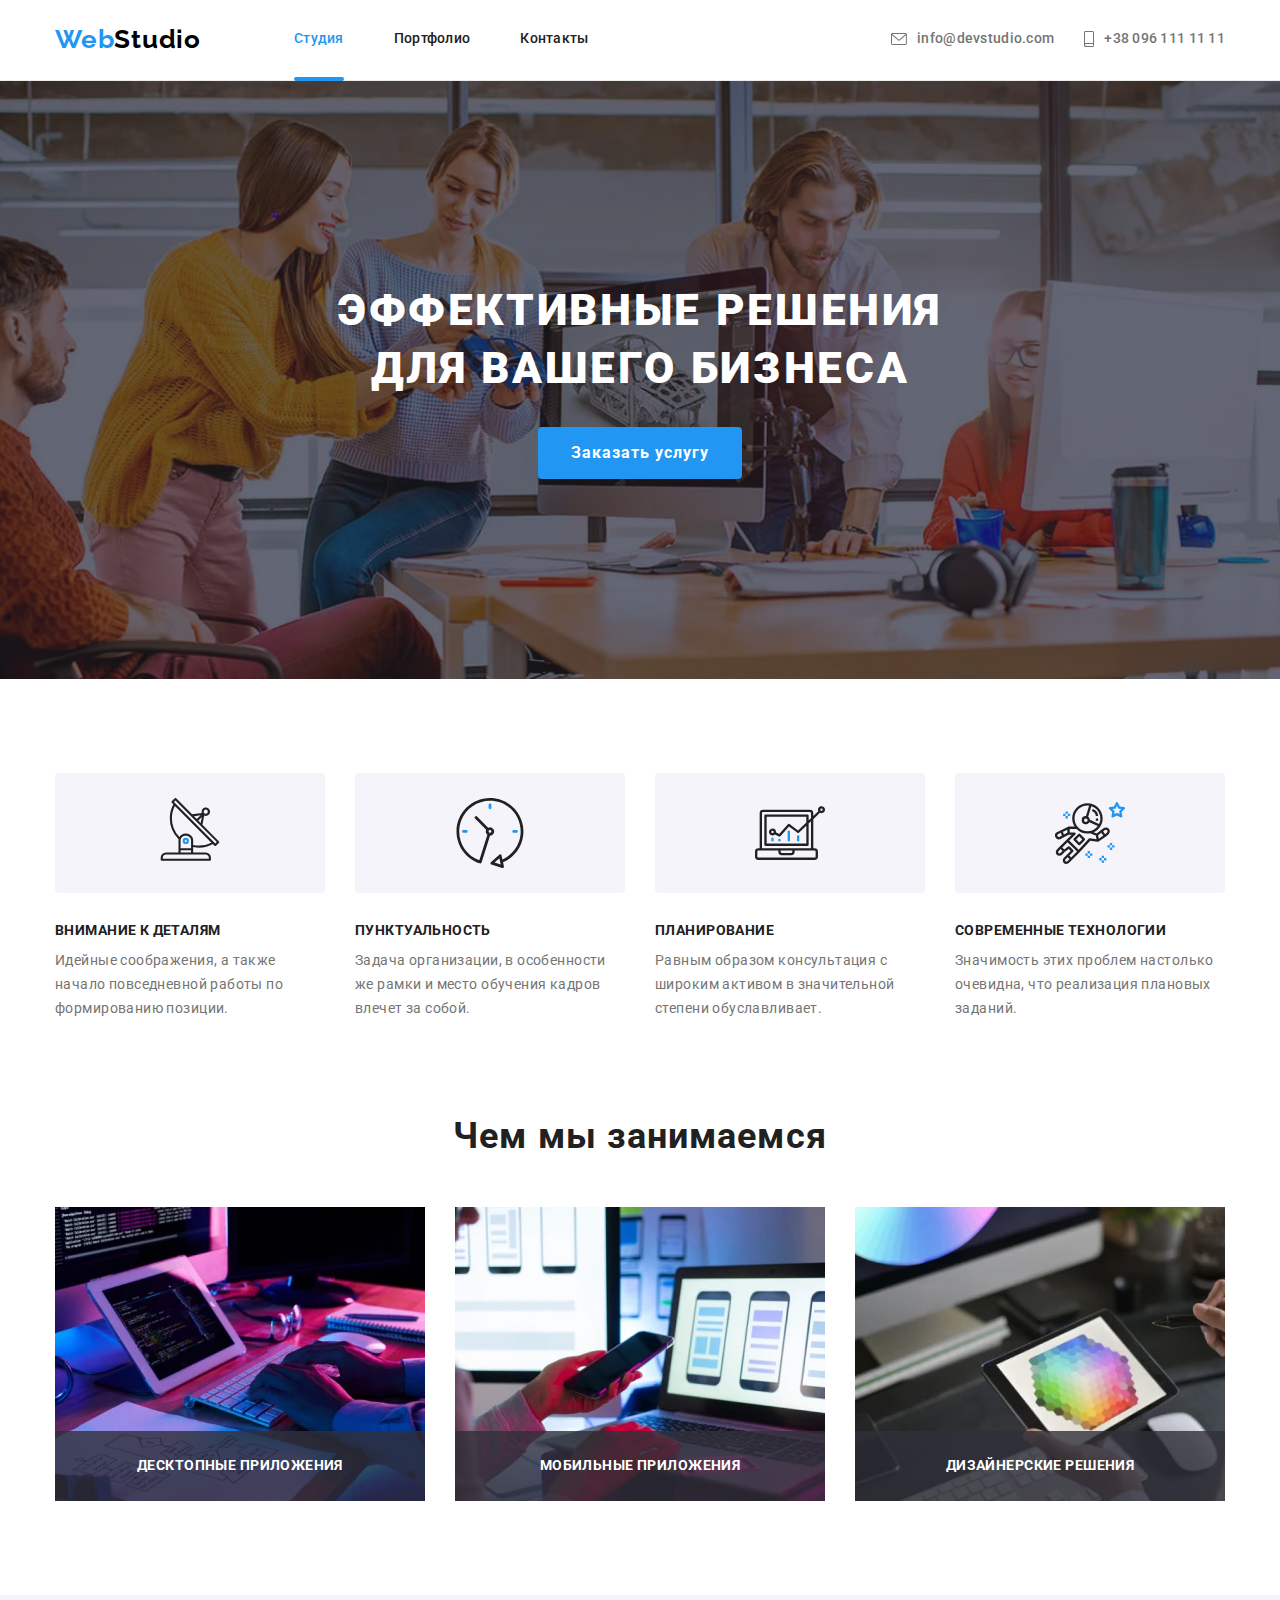
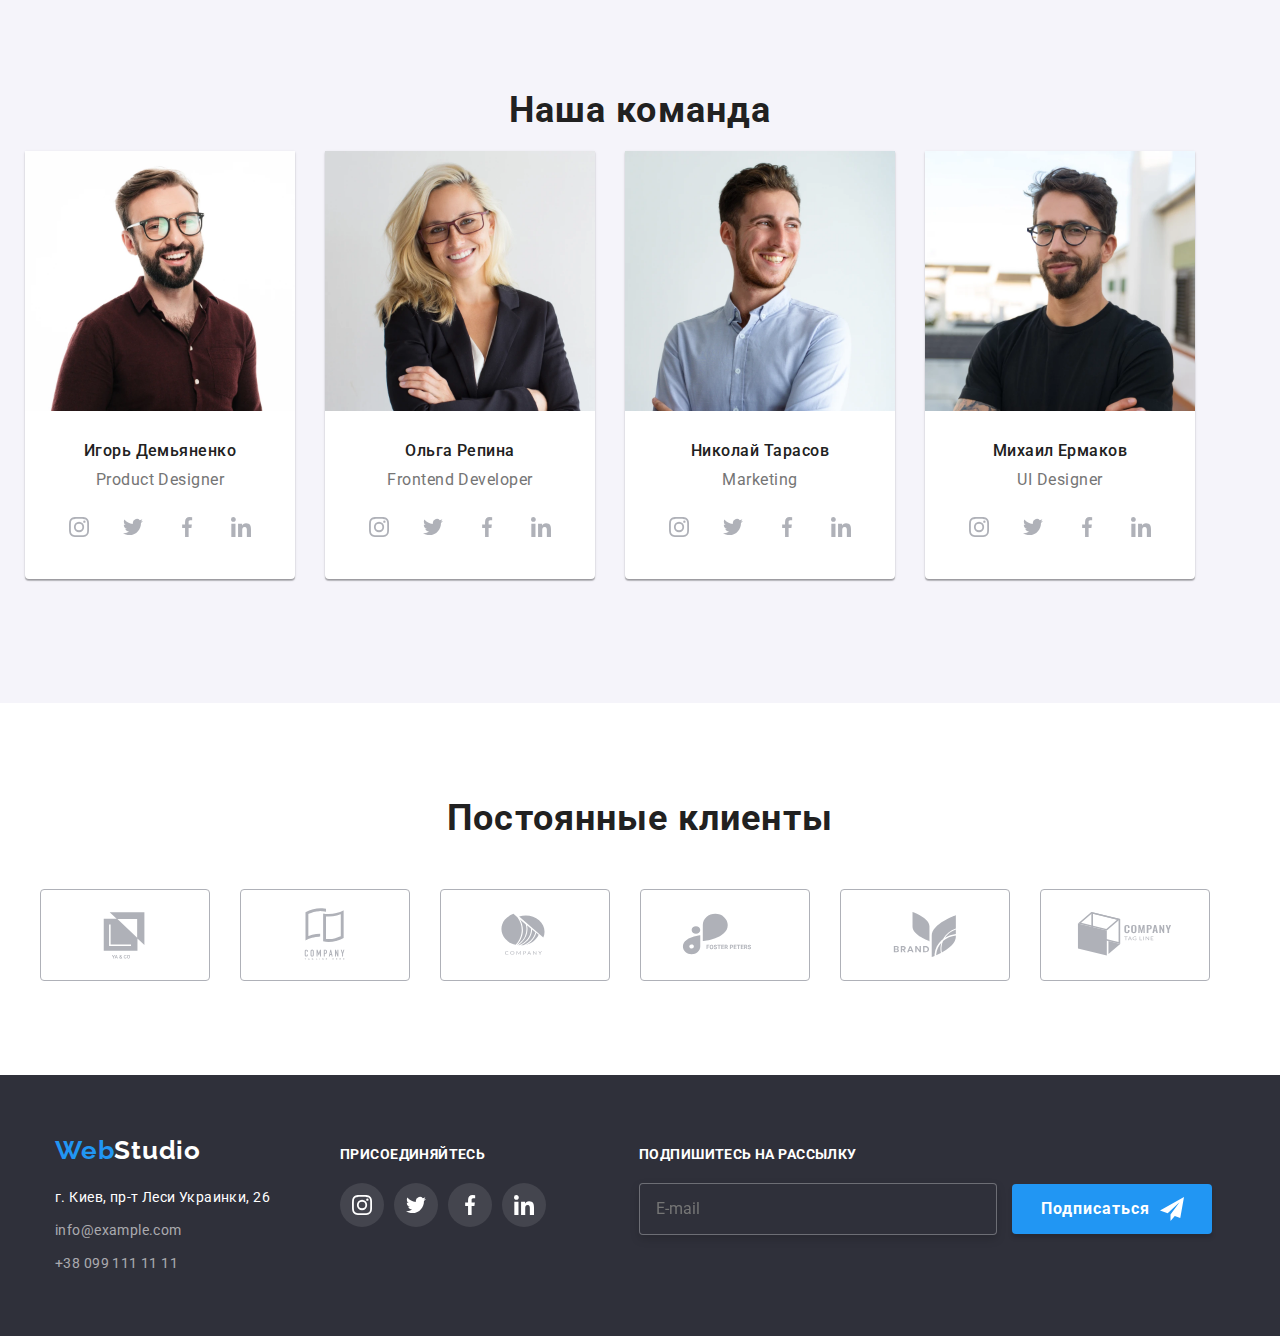
<file: index.html>
<!DOCTYPE html>
<html lang="ru">
  <head>
    <meta charset="UTF-8" />
    <meta http-equiv="X-UA-Compatible" content="IE=edge" />
    <meta name="viewport" content="width=device-width, initial-scale=1.0" />
    <title>Document</title>
    <link rel="preconnect" href="https://fonts.googleapis.com" />
    <link rel="preconnect" href="https://fonts.gstatic.com" crossorigin />
    <link
      href="https://fonts.googleapis.com/css2?family=Raleway:wght@700&family=Roboto:wght@400;500;700;900&display=swap"
      rel="stylesheet"
    />
    <link
      rel="stylesheet"
      href="https://cdn.jsdelivr.net/npm/modern-normalize@1.1.0/modern-normalize.min.css"
    />
    <link rel="stylesheet" href="./css/main.min.css" />
  </head>
  <body>
    <!-- Шапка проекта -->
    <header class="header">
      <div class="container header__container">
        <nav class="nav">
          <a class="logo logo--header" href=""><span class="logo--primary">Web</span>Studio</a>
          <ul class="nav__list list">
            <li class="nav__item">
              <a class="nav__link nav__link--current" href="./index.html">Студия</a>
            </li>
            <li class="nav__item">
              <a class="nav__link" href="./portfolio.html">Портфолио</a>
            </li>
            <li class="nav__item">
              <a class="nav__link" href="">Контакты</a>
            </li>
          </ul>
        </nav>
        <ul class="contacts list">
          <li class="contacts__item">
            <a class="contacts__link" href="mailto:info@devstudio.com">
              <svg class="contacts__icon" width="16" height="12">
                <use href="./images/st1/symbol-defs.svg#icon-envelope"></use>
              </svg>
              info@devstudio.com</a
            >
          </li>
          <li class="contacts__item">
            <a class="contacts__link" href="tel:+380961111111">
              <svg class="contacts__icon" width="10" height="16">
                <use href="./images/st1/symbol-defs.svg#icon-smartphone"></use>
              </svg>
              +38 096 111 11 11</a
            >
          </li>
        </ul>
      </div>
      <!-- Мобильное меню -->
      <div class="mobile-container">
        <nav class="mobile-nav">
          <a class="logo logo--header" href=""><span class="logo--primary">Web</span>Studio</a>

          <button
            class="menu-button"
            type="button"
            aria-label="Кнопка меню"
            aria-expanded="false"
            data-menu-button
          >
            <svg class="menu-button__icon" width="40" height="40">
              <use
                class="menu-button__icon-open"
                href="./images/st1/symbol-defs.svg#icon-menu"
              ></use>
              <use
                class="menu-button__icon-close"
                href="./images/st1/symbol-defs.svg#icon-close-black"
              ></use>
            </svg>
          </button>

          <div class="mobile-menu" data-menu>
            <ul class="mobile-nav__list list">
              <li class="mobile-nav__ithem">
                <a href="./index.html" class="mobile-nav__link mobile-nav__link--current">Студия</a>
              </li>
              <li class="mobile-nav__ithem">
                <a href="./portfolio.html" class="mobile-nav__link">Портфолио</a>
              </li>
              <li class="mobile-nav__ithem"><a href="" class="mobile-nav__link">Контакты</a></li>
            </ul>
            <div class="mobile-menu__group">
              <ul class="mobile-contacts list">
                <li class="mobile-contacts__ithem">
                  <a
                    class="mobile-contacts__link mobile-contacts__link--phone"
                    href="tel:+380961111111"
                  >
                    +38 096 111 11 11</a
                  >
                </li>
                <li class="mobile-contacts__ithem">
                  <a
                    class="mobile-contacts__link mobile-contacts__link--mail"
                    href="mailto:info@devstudio.com"
                  >
                    info@devstudio.com</a
                  >
                </li>
              </ul>

              <ul class="mobile-socials list">
                <li class="mobile-socials__ithem">
                  <a href="" class="mobile-socials__link">Instagram</a>
                </li>
                <li class="mobile-socials__ithem">
                  <a href="" class="mobile-socials__link">Twitter</a>
                </li>
                <li class="mobile-socials__ithem">
                  <a href="" class="mobile-socials__link">Facebook</a>
                </li>
                <li class="mobile-socials__ithem">
                  <a href="" class="mobile-socials__link">LinkedIn</a>
                </li>
              </ul>
            </div>
          </div>
        </nav>
      </div>
    </header>
    <!-- Тело проекта -->
    <main>
      <!-- Эффективные решения-->
      <section class="hero">
        <div class="container">
          <h1 class="hero__title">Эффективные решения для вашего бизнеса</h1>
          <button class="hero__button" type="button" data-modal-open>Заказать услугу</button>
        </div>
      </section>
      <!-- Особенности -->
      <section class="feature section">
        <div class="container">
          <ul class="feature__list list">
            <li class="feature__items">
              <div class="badge">
                <svg class="badge__icon" width="70" height="70">
                  <use href="./images/st1/symbol-defs.svg#icon-antenna"></use>
                </svg>
              </div>
              <h3 class="feature__title">Внимание к деталям</h3>
              <p class="feature__text">
                Идейные соображения, а также начало повседневной работы по формированию позиции.
              </p>
            </li>

            <li class="feature__items">
              <div class="badge">
                <svg class="badge__icon" width="70" height="70">
                  <use href="./images/st1/symbol-defs.svg#icon-clock"></use>
                </svg>
              </div>
              <h3 class="feature__title">Пунктуальность</h3>
              <p class="feature__text">
                Задача организации, в особенности же рамки и место обучения кадров влечет за собой.
              </p>
            </li>

            <li class="feature__items">
              <div class="badge">
                <svg class="badge__icon" width="70" height="70">
                  <use href="./images/st1/symbol-defs.svg#icon-diagram"></use>
                </svg>
              </div>
              <h3 class="feature__title">Планирование</h3>
              <p class="feature__text">
                Равным образом консультация с широким активом в значительной степени обуславливает.
              </p>
            </li>

            <li class="feature__items">
              <div class="badge">
                <svg class="badge__icon" width="70" height="70">
                  <use href="./images/st1/symbol-defs.svg#icon-astronaut"></use>
                </svg>
              </div>
              <h3 class="feature__title">Современные технологии</h3>
              <p class="feature__text">
                Значимость этих проблем настолько очевидна, что реализация плановых заданий.
              </p>
            </li>
          </ul>
        </div>
      </section>
      <!-- Чем мы занимаемся -->
      <section class="activity">
        <div class="container">
          <h2 class="activity__title">Чем мы занимаемся</h2>
          <ul class="activity__list list">
            <li class="activity__items">
              <div class="activity__thumb">
                <picture>
                  <source
                    srcset="
                      ./images/st1/block1/img-1_ds.webp   1x,
                      ./images/st1/block1/img-1_ds2x.webp 2x
                    "
                    media="(min-width: 1200px)"
                    type="image/webp"
                  />
                  <source
                    srcset="
                      ./images/st1/block1/img-1_ds.jpg   1x,
                      ./images/st1/block1/img-1_ds2x.jpg 2x
                    "
                    media="(min-width: 1200px)"
                    type="image/jpeg"
                  />

                  <img
                    class="activity-img"
                    src="./images/st1/block1/img-1.jpg"
                    alt="верстка проекта"
                    width="370"
                    height="295"
                  />
                </picture>
                <p class="activity__descr">Десктопные приложения</p>
              </div>
            </li>
            <li class="activity__items">
              <div class="activity__thumb">
                <picture>
                  <source
                    srcset="
                      ./images/st1/block1/img-2_ds.webp   1x,
                      ./images/st1/block1/img-2_ds2x.webp 2x
                    "
                    media="(min-width: 1200px)"
                    type="image/webp"
                  />
                  <source
                    srcset="
                      ./images/st1/block1/img-2_ds.jpg   1x,
                      ./images/st1/block1/img-2_ds2x.jpg 2x
                    "
                    media="(min-width: 1200px)"
                    type="image/jpeg"
                  />

                  <img
                    class="activity-img"
                    src="./images/st1/block1/img-2.jpg"
                    alt="дизайн проекта"
                    width="370"
                    height="295"
                  />
                </picture>

                <p class="activity__descr">Мобильные приложения</p>
              </div>
            </li>
            <li class="activity__items">
              <div class="activity__thumb">
                <picture>
                  <source
                    srcset="
                      ./images/st1/block1/img-3_ds.webp   1x,
                      ./images/st1/block1/img-3_ds2x.webp 2x
                    "
                    media="(min-width: 1200px)"
                    type="image/webp"
                  />
                  <source
                    srcset="
                      ./images/st1/block1/img-3_ds.jpg   1x,
                      ./images/st1/block1/img-3_ds2x.jpg 2x
                    "
                    media="(min-width: 1200px)"
                    type="image/jpeg"
                  />

                  <img
                    class="activity-img"
                    src="./images/st1/block1/img-3.jpg"
                    alt="программирование проекта"
                    width="370"
                    height="295"
                  />
                </picture>

                <p class="activity__descr">Дизайнерские решения</p>
              </div>
            </li>
          </ul>
        </div>
      </section>
      <!-- Наша команда -->
      <section class="team section">
        <div class="container">
          <h2 class="team__title">Наша команда</h2>
          <ul class="team__list list">
            <li class="team__items">
              <picture>
                <source
                  srcset="
                    ./images/st1/block2/img-1_mb.webp   1x,
                    ./images/st1/block2/img-1_mb2x.webp 2x
                  "
                  media="(max-width: 767px)"
                  type="image/webp"
                />
                <source
                  srcset="
                    ./images/st1/block2/img-1_mb.jpg   1x,
                    ./images/st1/block2/img-1_mb2x.jpg 2x
                  "
                  media="(max-width: 767px)"
                  type="image/jpeg"
                />
                <source
                  srcset="
                    ./images/st1/block2/img-1_tb.webp   1x,
                    ./images/st1/block2/img-1_tb2x.webp 2x
                  "
                  media="(max-width: 1199px)"
                  type="image/webp"
                />
                <source
                  srcset="
                    ./images/st1/block2/img-1_tb.jpg   1x,
                    ./images/st1/block2/img-1_tb2x.jpg 2x
                  "
                  media="(max-width: 1199px)"
                  type="image/jpeg"
                />

                <source
                  srcset="
                    ./images/st1/block2/img-1_ds.webp   1x,
                    ./images/st1/block2/img-1_ds2x.webp 2x
                  "
                  media="(min-width: 1200px)"
                  type="image/webp"
                />
                <source
                  srcset="
                    ./images/st1/block2/img-1_ds.jpg   1x,
                    ./images/st1/block2/img-1_ds2x.jpg 2x
                  "
                  media="(min-width: 1200px)"
                  type="image/jpeg"
                />

                <img
                  class="team-img"
                  src="./images/st1/block2/img-1.jpg"
                  alt="Игорь Демьяненко"
                  width="450"
                  height="460"
                />
              </picture>
              <div class="team__sign">
                <h3 class="team__subject">Игорь Демьяненко</h3>
                <p class="team__text" lang="en">Product Designer</p>
                <ul class="team__media list">
                  <li class="team__item">
                    <a class="team__link" href="">
                      <svg class="teams__icons" width="20" height="20">
                        <use href="./images/st1/symbol-defs.svg#icon-instagram"></use>
                      </svg>
                    </a>
                  </li>
                  <li class="team__item">
                    <a class="team__link" href="">
                      <svg class="teams__icons" width="20" height="20">
                        <use href="./images/st1/symbol-defs.svg#icon-twitter"></use>
                      </svg>
                    </a>
                  </li>
                  <li class="team__item">
                    <a class="team__link" href="">
                      <svg class="teams__icons" width="20" height="20">
                        <use href="./images/st1/symbol-defs.svg#icon-facebook"></use>
                      </svg>
                    </a>
                  </li>
                  <li class="team__item">
                    <a class="team__link" href="">
                      <svg class="teams__icons" width="20" height="20">
                        <use href="./images/st1/symbol-defs.svg#icon-linkedin"></use>
                      </svg>
                    </a>
                  </li>
                </ul>
              </div>
            </li>
            <li class="team__items">
              <picture>
                <source
                  srcset="
                    ./images/st1/block2/img-2_mb.webp   1x,
                    ./images/st1/block2/img-2_mb2x.webp 2x
                  "
                  media="(max-width: 767px)"
                  type="image/webp"
                />
                <source
                  srcset="
                    ./images/st1/block2/img-2_mb.jpg   1x,
                    ./images/st1/block2/img-2_mb2x.jpg 2x
                  "
                  media="(max-width: 767px)"
                  type="image/jpeg"
                />
                <source
                  srcset="
                    ./images/st1/block2/img-2_tb.webp   1x,
                    ./images/st1/block2/img-2_tb2x.webp 2x
                  "
                  media="(max-width: 1199px)"
                  type="image/webp"
                />
                <source
                  srcset="
                    ./images/st1/block2/img-2_tb.jpg   1x,
                    ./images/st1/block2/img-2_tb2x.jpg 2x
                  "
                  media="(max-width: 1199px)"
                  type="image/jpeg"
                />

                <source
                  srcset="
                    ./images/st1/block2/img-2_ds.webp   1x,
                    ./images/st1/block2/img-2_ds2x.webp 2x
                  "
                  media="(min-width: 1200px)"
                  type="image/webp"
                />
                <source
                  srcset="
                    ./images/st1/block2/img-2_ds.jpg   1x,
                    ./images/st1/block2/img-2_ds2x.jpg 2x
                  "
                  media="(min-width: 1200px)"
                  type="image/jpeg"
                />

                <img
                  class="team-img"
                  src="./images/st1/block2/img-2.jpg"
                  alt="Ольга Репина"
                  width="450"
                  height="460"
                />
              </picture>

              <div class="team__sign">
                <h3 class="team__subject">Ольга Репина</h3>
                <p class="team__text" lang="en">Frontend Developer</p>
                <ul class="team__media list">
                  <li class="team__item">
                    <a class="team__link" href="">
                      <svg class="teams__icons" width="20" height="20">
                        <use href="./images/st1/symbol-defs.svg#icon-instagram"></use>
                      </svg>
                    </a>
                  </li>
                  <li class="team__item">
                    <a class="team__link" href="">
                      <svg class="teams__icons" width="20" height="20">
                        <use href="./images/st1/symbol-defs.svg#icon-twitter"></use>
                      </svg>
                    </a>
                  </li>
                  <li class="team__item">
                    <a class="team__link" href="">
                      <svg class="teams__icons" width="20" height="20">
                        <use href="./images/st1/symbol-defs.svg#icon-facebook"></use>
                      </svg>
                    </a>
                  </li>
                  <li class="team__item">
                    <a class="team__link" href="">
                      <svg class="teams__icons" width="20" height="20">
                        <use href="./images/st1/symbol-defs.svg#icon-linkedin"></use>
                      </svg>
                    </a>
                  </li>
                </ul>
              </div>
            </li>
            <li class="team__items">
              <picture>
                <source
                  srcset="
                    ./images/st1/block2/img-3_mb.webp   1x,
                    ./images/st1/block2/img-3_mb2x.webp 2x
                  "
                  media="(max-width: 767px)"
                  type="image/webp"
                />
                <source
                  srcset="
                    ./images/st1/block2/img-3_mb.jpg   1x,
                    ./images/st1/block2/img-3_mb2x.jpg 2x
                  "
                  media="(max-width: 767px)"
                  type="image/jpeg"
                />
                <source
                  srcset="
                    ./images/st1/block2/img-3_tb.webp   1x,
                    ./images/st1/block2/img-3_tb2x.webp 2x
                  "
                  media="(max-width: 1199px)"
                  type="image/webp"
                />
                <source
                  srcset="
                    ./images/st1/block2/img-3_tb.jpg   1x,
                    ./images/st1/block2/img-3_tb2x.jpg 2x
                  "
                  media="(max-width: 1199px)"
                  type="image/jpeg"
                />

                <source
                  srcset="
                    ./images/st1/block2/img-3_ds.webp   1x,
                    ./images/st1/block2/img-3_ds2x.webp 2x
                  "
                  media="(min-width: 1200px)"
                  type="image/webp"
                />
                <source
                  srcset="
                    ./images/st1/block2/img-3_ds.jpg   1x,
                    ./images/st1/block2/img-3_ds2x.jpg 2x
                  "
                  media="(min-width: 1200px)"
                  type="image/jpeg"
                />

                <img
                  class="team-img"
                  src="./images/st1/block2/img-3.jpg"
                  alt="Николай Тарасов"
                  width="450"
                  height="460"
                />
              </picture>

              <div class="team__sign">
                <h3 class="team__subject">Николай Тарасов</h3>
                <p class="team__text" lang="en">Marketing</p>
                <ul class="team__media list">
                  <li class="team__item">
                    <a class="team__link" href="">
                      <svg class="teams__icons" width="20" height="20">
                        <use href="./images/st1/symbol-defs.svg#icon-instagram"></use>
                      </svg>
                    </a>
                  </li>
                  <li class="team__item">
                    <a class="team__link" href="">
                      <svg class="teams__icons" width="20" height="20">
                        <use href="./images/st1/symbol-defs.svg#icon-twitter"></use>
                      </svg>
                    </a>
                  </li>
                  <li class="team__item">
                    <a class="team__link" href="">
                      <svg class="teams__icons" width="20" height="20">
                        <use href="./images/st1/symbol-defs.svg#icon-facebook"></use>
                      </svg>
                    </a>
                  </li>
                  <li class="team__item">
                    <a class="team__link" href="">
                      <svg class="teams__icons" width="20" height="20">
                        <use href="./images/st1/symbol-defs.svg#icon-linkedin"></use>
                      </svg>
                    </a>
                  </li>
                </ul>
              </div>
            </li>
            <li class="team__items">
              <picture>
                <source
                  srcset="
                    ./images/st1/block2/img-4_mb.webp   1x,
                    ./images/st1/block2/img-4_mb2x.webp 2x
                  "
                  media="(max-width: 767px)"
                  type="image/webp"
                />
                <source
                  srcset="
                    ./images/st1/block2/img-4_mb.jpg   1x,
                    ./images/st1/block2/img-4_mb2x.jpg 2x
                  "
                  media="(max-width: 767px)"
                  type="image/jpeg"
                />
                <source
                  srcset="
                    ./images/st1/block2/img-4_tb.webp   1x,
                    ./images/st1/block2/img-4_tb2x.webp 2x
                  "
                  media="(max-width: 1199px)"
                  type="image/webp"
                />
                <source
                  srcset="
                    ./images/st1/block2/img-4_tb.jpg   1x,
                    ./images/st1/block2/img-4_tb2x.jpg 2x
                  "
                  media="(max-width: 1199px)"
                  type="image/jpeg"
                />

                <source
                  srcset="
                    ./images/st1/block2/img-4_ds.webp   1x,
                    ./images/st1/block2/img-4_ds2x.webp 2x
                  "
                  media="(min-width: 1200px)"
                  type="image/webp"
                />
                <source
                  srcset="
                    ./images/st1/block2/img-4_ds.jpg   1x,
                    ./images/st1/block2/img-4_ds2x.jpg 2x
                  "
                  media="(min-width: 1200px)"
                  type="image/jpeg"
                />

                <img
                  class="team-img"
                  src="./images/st1/block2/img-4.jpg"
                  alt="Михаил Ермаков"
                  width="450"
                  height="460"
                />
              </picture>

              <div class="team__sign">
                <h3 class="team__subject">Михаил Ермаков</h3>
                <p class="team__text" lang="en">UI Designer</p>
                <ul class="team__media list">
                  <li class="team__item">
                    <a class="team__link" href="">
                      <svg class="teams__icons" width="20" height="20">
                        <use href="./images/st1/symbol-defs.svg#icon-instagram"></use>
                      </svg>
                    </a>
                  </li>
                  <li class="team__item">
                    <a class="team__link" href="">
                      <svg class="teams__icons" width="20" height="20">
                        <use href="./images/st1/symbol-defs.svg#icon-twitter"></use>
                      </svg>
                    </a>
                  </li>
                  <li class="team__item">
                    <a class="team__link" href="">
                      <svg class="teams__icons" width="20" height="20">
                        <use href="./images/st1/symbol-defs.svg#icon-facebook"></use>
                      </svg>
                    </a>
                  </li>
                  <li class="team__item">
                    <a class="team__link" href="">
                      <svg class="teams__icons" width="20" height="20">
                        <use href="./images/st1/symbol-defs.svg#icon-linkedin"></use>
                      </svg>
                    </a>
                  </li>
                </ul>
              </div>
            </li>
          </ul>
        </div>
      </section>
      <!-- Постоянные клиенты -->
      <section class="customers section">
        <div class="container">
          <h2 class="customers__title">Постоянные клиенты</h2>
          <ul class="customers__list list">
            <li class="customers__items">
              <a class="customers__link" href="">
                <svg class="customers__icons" width="106" height="60">
                  <use href="./images/st1/symbol-defs.svg#icon-group1"></use>
                </svg>
              </a>
            </li>
            <li class="customers__items">
              <a class="customers__link" href="">
                <svg class="customers__icons" width="106" height="60">
                  <use href="./images/st1/symbol-defs.svg#icon-group2"></use>
                </svg>
              </a>
            </li>
            <li class="customers__items">
              <a class="customers__link" href="">
                <svg class="customers__icons" width="106" height="60">
                  <use href="./images/st1/symbol-defs.svg#icon-group3"></use>
                </svg>
              </a>
            </li>
            <li class="customers__items">
              <a class="customers__link" href="">
                <svg class="customers__icons" width="106" height="60">
                  <use href="./images/st1/symbol-defs.svg#icon-group4"></use>
                </svg>
              </a>
            </li>
            <li class="customers__items">
              <a class="customers__link" href="">
                <svg class="customers__icons" width="106" height="60">
                  <use href="./images/st1/symbol-defs.svg#icon-group5"></use>
                </svg>
              </a>
            </li>
            <li class="customers__items">
              <a class="customers__link" href="">
                <svg class="customers__icons" width="106" height="60">
                  <use href="./images/st1/symbol-defs.svg#icon-group6"></use>
                </svg>
              </a>
            </li>
          </ul>
        </div>
      </section>
    </main>
    <!-- Футер проекта -->
    <footer class="footer">
      <div class="container footer__container">
        <div class="footer__tablet">
          <div class="footer__address">
            <a class="logo logo--footer" href=""><span class="logo--primary">Web</span>Studio</a>
            <address class="address">
              <ul class="address__list list">
                <li class="address__item">
                  <a class="address__link" href="" target="_blank" rel="noopener noreferrer"
                    >г. Киев, пр-т Леси Украинки, 26
                  </a>
                </li>
                <li class="address__item">
                  <a class="address__link address__link--contact" href="mailtoinfo@example.com"
                    >info@example.com
                  </a>
                </li>
                <li class="address__item">
                  <a class="address__link address__link--contact" href="tel:+380991111111"
                    >+38 099 111 11 11</a
                  >
                </li>
              </ul>
            </address>
          </div>
          <div class="footer__socials">
            <p class="socials__title">присоединяйтесь</p>
            <ul class="socials__media list">
              <li class="socials__item">
                <a class="socials__link" href="">
                  <svg class="socials__icon" width="20" height="20">
                    <use href="./images/st1/symbol-defs.svg#icon-instagram"></use>
                  </svg>
                </a>
              </li>
              <li class="socials__item">
                <a class="socials__link" href="">
                  <svg class="socials__icon" width="20" height="20">
                    <use href="./images/st1/symbol-defs.svg#icon-twitter"></use>
                  </svg>
                </a>
              </li>
              <li class="socials__item">
                <a class="socials__link" href="">
                  <svg class="socials__icon" width="20" height="20">
                    <use href="./images/st1/symbol-defs.svg#icon-facebook"></use>
                  </svg>
                </a>
              </li>
              <li class="socials__item">
                <a class="socials__link" href="">
                  <svg class="socials__icon" width="20" height="20">
                    <use href="./images/st1/symbol-defs.svg#icon-linkedin"></use>
                  </svg>
                </a>
              </li>
            </ul>
          </div>
        </div>
        <div class="footer__subscribe">
          <p class="subscribe__title">Подпишитесь на рассылку</p>
          <form class="subscribe__form" name="subscribe">
            <label for="user_email"></label>
            <input
              class="subscribe__email"
              type="email"
              name="email"
              id="user_email"
              required
              placeholder="E-mail"
            />
            <button class="subscribe__button" type="submit">
              Подписаться
              <svg class="subscribe__icon" width="24" height="24">
                <use href="./images/st1/symbol-defs.svg#icon-icon-send"></use>
              </svg>
            </button>
          </form>
        </div>
      </div>
    </footer>
    <!-- Модальное окно -->
    <div class="backdrop is-hidden" data-modal>
      <div class="modal">
        <button class="modal__button" type="button" data-modal-close>
          <svg class="modal__icon" width="18" height="18">
            <use href="./images/st1/symbol-defs.svg#icon-close-black"></use>
          </svg>
        </button>

        <form class="modal-form">
          <p class="modal-form__title">
            <b>Оставьте свои данные, мы вам перезвоним</b>
          </p>

          <label class="modal-form__label">
            Имя
            <input class="modal-form__input" type="text" name="user" autocomplete="off" />
            <svg class="modal-form__icon" width="18" height="18">
              <use href="./images/st1/symbol-defs.svg#icon-person-black"></use>
            </svg>
          </label>

          <label class="modal-form__label">
            Телефон
            <input class="modal-form__input" type="tel" name="tel" autocomplete="off" />
            <svg class="modal-form__icon" width="18" height="18">
              <use href="./images/st1/symbol-defs.svg#icon-phone-black"></use>
            </svg>
          </label>

          <label class="modal-form__label">
            Почта
            <input class="modal-form__input" type="email" name="email" autocomplete="off" />
            <svg class="modal-form__icon" width="18" height="18">
              <use href="./images/st1/symbol-defs.svg#icon-email-black"></use>
            </svg>
          </label>

          <label class="modal-form__label">
            Комментарий
            <textarea
              class="modal-form__comment"
              name="comment"
              placeholder="Введите текст"
            ></textarea>
          </label>
          <label class="checkbox">
            <input class="checkbox__input visually-hidden" type="checkbox" name="checkbox" />
            <span class="checkbox__border"></span>
            <svg class="checkbox__icon" width="16" height="15">
              <use href="./images/st1/symbol-defs.svg#icon-icon-check"></use>
            </svg>
            <span class="checkbox__txt">Соглашаюсь с рассылкой и принимаю</span>
            <a class="checkbox__link" href="">Условия договора</a>
          </label>

          <button class="modal-form__button" type="submit">Отправить</button>
        </form>
      </div>
    </div>

    <script src="./js/modal.js"></script>
    <script src="./js/mobile-menu.js"></script>
  </body>
</html>
</file>
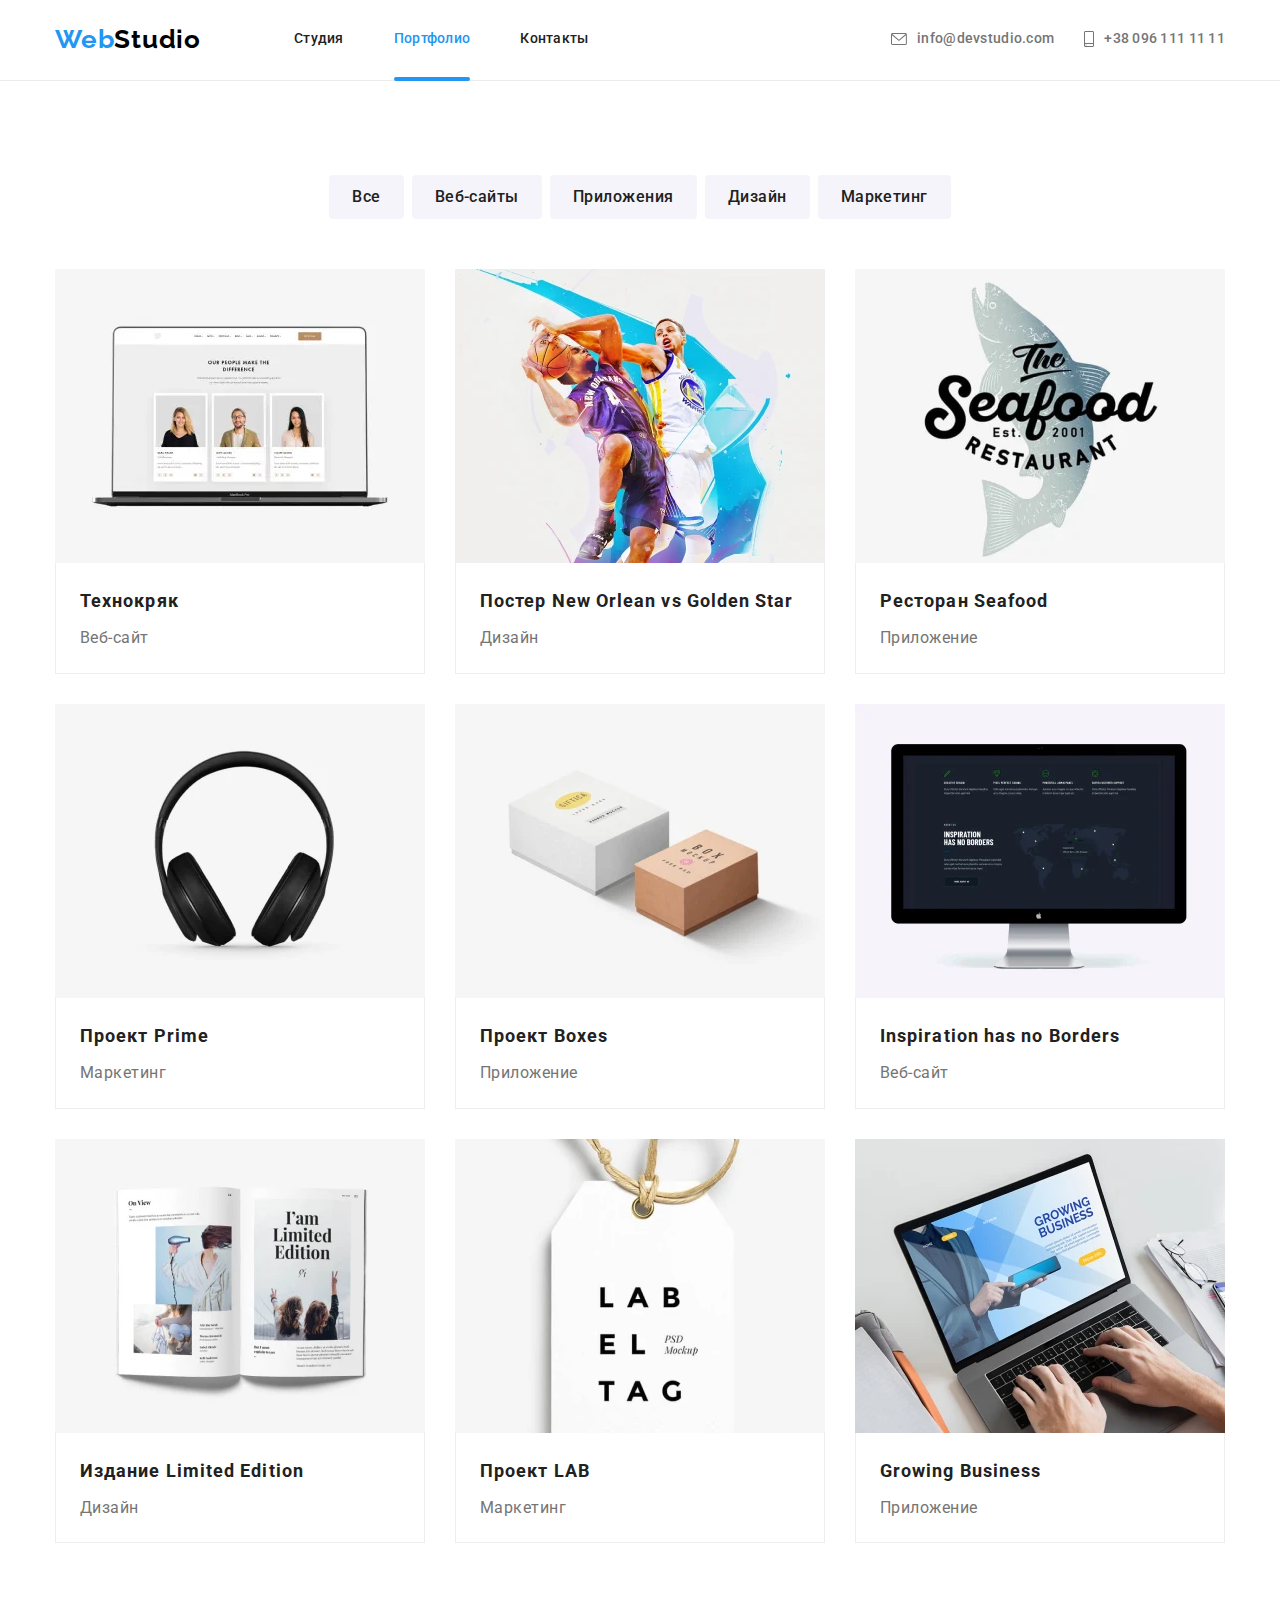
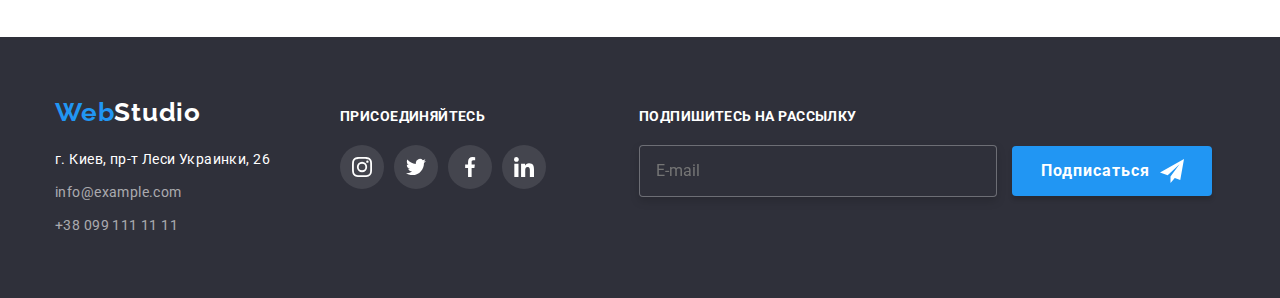
<file: portfolio.html>
<!DOCTYPE html>
<html lang="ru">
  <head>
    <meta charset="UTF-8" />
    <meta http-equiv="X-UA-Compatible" content="IE=edge" />
    <meta name="viewport" content="width=device-width, initial-scale=1.0" />
    <title>Document</title>
    <link rel="preconnect" href="https://fonts.googleapis.com" />
    <link rel="preconnect" href="https://fonts.gstatic.com" crossorigin />
    <link
      href="https://fonts.googleapis.com/css2?family=Raleway:wght@700&family=Roboto:wght@400;500;700;900&display=swap"
      rel="stylesheet"
    />
    <link
      rel="stylesheet"
      href="https://cdn.jsdelivr.net/npm/modern-normalize@1.1.0/modern-normalize.min.css"
    />
    <link rel="stylesheet" href="./css/main.min.css" />
  </head>

  <body>
    <!-- Шапка проекта -->
    <header class="header">
      <div class="container header__container">
        <nav class="nav">
          <a class="logo logo--header" href=""><span class="logo--primary">Web</span>Studio</a>
          <ul class="nav__list list">
            <li class="nav__item">
              <a class="nav__link" href="./index.html">Студия</a>
            </li>
            <li class="nav__item">
              <a class="nav__link nav__link--current" href="./portfolio.html">Портфолио</a>
            </li>
            <li class="nav__item">
              <a class="nav__link" href="">Контакты</a>
            </li>
          </ul>
        </nav>
        <ul class="contacts list">
          <li class="contacts__item">
            <a class="contacts__link" href="mailto:info@devstudio.com">
              <svg class="contacts__icon" width="16" height="12">
                <use href="./images/st1/symbol-defs.svg#icon-envelope"></use>
              </svg>
              info@devstudio.com</a
            >
          </li>
          <li class="contacts__item">
            <a class="contacts__link" href="tel:+380961111111">
              <svg class="contacts__icon" width="10" height="16">
                <use href="./images/st1/symbol-defs.svg#icon-smartphone"></use>
              </svg>
              +38 096 111 11 11</a
            >
          </li>
        </ul>
      </div>
      <!-- Мобильное меню -->
      <div class="mobile-container">
        <nav class="mobile-nav">
          <a class="logo logo--header" href=""><span class="logo--primary">Web</span>Studio</a>

          <button
            class="menu-button"
            type="button"
            aria-label="Кнопка меню"
            aria-expanded="false"
            data-menu-button
          >
            <svg class="menu-button__icon" width="40" height="40">
              <use
                class="menu-button__icon-open"
                href="./images/st1/symbol-defs.svg#icon-menu"
              ></use>
              <use
                class="menu-button__icon-close"
                href="./images/st1/symbol-defs.svg#icon-close-black"
              ></use>
            </svg>
          </button>

          <div class="mobile-menu" data-menu>
            <ul class="mobile-nav__list list">
              <li class="mobile-nav__ithem">
                <a href="./index.html" class="mobile-nav__link">Студия</a>
              </li>
              <li class="mobile-nav__ithem">
                <a href="./portfolio.html" class="mobile-nav__link mobile-nav__link--current">Портфолио</a>
              </li>
              <li class="mobile-nav__ithem"><a href="" class="mobile-nav__link">Контакты</a></li>
            </ul>
            <div class="mobile-menu__group">
              <ul class="mobile-contacts list">
                <li class="mobile-contacts__ithem">
                  <a
                    class="mobile-contacts__link mobile-contacts__link--phone"
                    href="tel:+380961111111"
                  >
                    +38 096 111 11 11</a
                  >
                </li>
                <li class="mobile-contacts__ithem">
                  <a
                    class="mobile-contacts__link mobile-contacts__link--mail"
                    href="mailto:info@devstudio.com"
                  >
                    info@devstudio.com</a
                  >
                </li>
              </ul>

              <ul class="mobile-socials list">
                <li class="mobile-socials__ithem">
                  <a href="" class="mobile-socials__link">Instagram</a>
                </li>
                <li class="mobile-socials__ithem">
                  <a href="" class="mobile-socials__link">Twitter</a>
                </li>
                <li class="mobile-socials__ithem">
                  <a href="" class="mobile-socials__link">Facebook</a>
                </li>
                <li class="mobile-socials__ithem">
                  <a href="" class="mobile-socials__link">LinkedIn</a>
                </li>
              </ul>
            </div>
          </div>
        </nav>
      </div>
    </header>
    <!-- Тело проекта -->
    <main>
      <!--Навигация -->
      <section class="portfolio section">
        <div class="container">
          <ul class="portfolio__select list">
            <li class="portfolio__btns">
              <button class="portfolio__button" type="button">Все</button>
            </li>
            <li class="portfolio__btns">
              <button class="portfolio__button" type="button">Веб-сайты</button>
            </li>
            <li class="portfolio__btns">
              <button class="portfolio__button" type="button">Приложения</button>
            </li>
            <li class="portfolio__btns">
              <button class="portfolio__button" type="button">Дизайн</button>
            </li>
            <li class="portfolio__btns">
              <button class="portfolio__button" type="button">Маркетинг</button>
            </li>
          </ul>

          <!-- Портфолио -->
          <ul class="portfolio__list list">
            <li class="portfolio__items">
              <a class="portfolio__link" href="">
                <div class="portfolio__thumb">
                  <picture>
                    <source
                      srcset="
                        ./images/st2/portfolio/img1-mb1x.webp 1x,
                        ./images/st2/portfolio/img1-mb2x.webp 2x
                      "
                      media="(max-width: 767px)"
                      type="image/webp"
                    />
                    <source
                      srcset="
                        ./images/st2/portfolio/img1-mb1x.jpg 1x,
                        ./images/st2/portfolio/img1-mb2x.jpg 2x
                      "
                      media="(max-width: 767px)"
                      type="image/jpeg"
                    />
                    <source
                      srcset="
                        ./images/st2/portfolio/img1-tb1x.webp 1x,
                        ./images/st2/portfolio/img1-tb2x.webp 2x
                      "
                      media="(max-width: 1199px)"
                      type="image/webp"
                    />
                    <source
                      srcset="
                        ./images/st2/portfolio/img1-tb1x.jpg 1x,
                        ./images/st2/portfolio/img1-tb2x.jpg 2x
                      "
                      media="(max-width: 1199px)"
                      type="image/jpeg"
                    />

                    <source
                      srcset="
                        ./images/st2/portfolio/img1-ds1x.webp 1x,
                        ./images/st2/portfolio/img1-ds2x.webp 2x
                      "
                      media="(min-width: 1200px)"
                      type="image/webp"
                    />
                    <source
                      srcset="
                        ./images/st2/portfolio/img1-ds1x.jpg 1x,
                        ./images/st2/portfolio/img1-ds2x.jpg 2x
                      "
                      media="(min-width: 1200px)"
                      type="image/jpeg"
                    />

                    <img
                      class="portfolio__img"
                      src="./images/st2/portfolio/img1.jpg"
                      alt="Технокряк"
                      
                    />
                  </picture>
                  <p class="portfolio__descr">
                    Ресурс предлагает комплексные предложения с разным уровнем функционала и
                    сервисов. Все это позволит посетителю получить исчерпывающие сведения о компании
                    или частном лице.
                  </p>
                </div>
                <div class="portfolio__conteiner">
                  <h2 class="portfolio__title">Технокряк</h2>
                  <p class="portfolio__text">Веб-сайт</p>
                </div>
              </a>
            </li>
            <li class="portfolio__items">
              <a class="portfolio__link" href="">
                <div class="portfolio__thumb">
                  <picture>
                    <source
                      srcset="
                        ./images/st2/portfolio/img2-mb1x.webp 1x,
                        ./images/st2/portfolio/img2-mb2x.webp 2x
                      "
                      media="(max-width: 767px)"
                      type="image/webp"
                    />
                    <source
                      srcset="
                        ./images/st2/portfolio/img2-mb1x.jpg 1x,
                        ./images/st2/portfolio/img2-mb2x.jpg 2x
                      "
                      media="(max-width: 767px)"
                      type="image/jpeg"
                    />
                    <source
                      srcset="
                        ./images/st2/portfolio/img2-tb1x.webp 1x,
                        ./images/st2/portfolio/img2-tb2x.webp 2x
                      "
                      media="(max-width: 1199px)"
                      type="image/webp"
                    />
                    <source
                      srcset="
                        ./images/st2/portfolio/img2-tb1x.jpg 1x,
                        ./images/st2/portfolio/img2-tb2x.jpg 2x
                      "
                      media="(max-width: 1199px)"
                      type="image/jpeg"
                    />

                    <source
                      srcset="
                        ./images/st2/portfolio/img2-ds1x.webp 1x,
                        ./images/st2/portfolio/img2-ds2x.webp 2x
                      "
                      media="(min-width: 1200px)"
                      type="image/webp"
                    />
                    <source
                      srcset="
                        ./images/st2/portfolio/img2-ds1x.jpg 1x,
                        ./images/st2/portfolio/img2-ds2x.jpg 2x
                      "
                      media="(min-width: 1200px)"
                      type="image/jpeg"
                    />

                    <img
                      class="portfolio__img"
                      src="./images/st2/portfolio/img2.jpg"
                      alt="Постер New Orlean vs Golden Star"
                      
                    />
                  </picture>
                  <p class="portfolio__descr">
                    Ресурс предлагает комплексные предложения с разным уровнем функционала и
                    сервисов. Все это позволит посетителю получить исчерпывающие сведения о компании
                    или частном лице.
                  </p>
                </div>
                <div class="portfolio__conteiner">
                  <h2 class="portfolio__title">Постер New Orlean vs Golden Star</h2>
                  <p class="portfolio__text">Дизайн</p>
                </div>
              </a>
            </li>
            <li class="portfolio__items">
              <a class="portfolio__link" href="">
                <div class="portfolio__thumb">
                  <picture>
                    <source
                      srcset="
                        ./images/st2/portfolio/img3-mb1x.webp 1x,
                        ./images/st2/portfolio/img3-mb2x.webp 2x
                      "
                      media="(max-width: 767px)"
                      type="image/webp"
                    />
                    <source
                      srcset="
                        ./images/st2/portfolio/img3-mb1x.jpg 1x,
                        ./images/st2/portfolio/img3-mb2x.jpg 2x
                      "
                      media="(max-width: 767px)"
                      type="image/jpeg"
                    />
                    <source
                      srcset="
                        ./images/st2/portfolio/img3-tb1x.webp 1x,
                        ./images/st2/portfolio/img3-tb2x.webp 2x
                      "
                      media="(max-width: 1199px)"
                      type="image/webp"
                    />
                    <source
                      srcset="
                        ./images/st2/portfolio/img3-tb1x.jpg 1x,
                        ./images/st2/portfolio/img3-tb2x.jpg 2x
                      "
                      media="(max-width: 1199px)"
                      type="image/jpeg"
                    />

                    <source
                      srcset="
                        ./images/st2/portfolio/img3-ds1x.webp 1x,
                        ./images/st2/portfolio/img3-ds2x.webp 2x
                      "
                      media="(min-width: 1200px)"
                      type="image/webp"
                    />
                    <source
                      srcset="
                        ./images/st2/portfolio/img3-ds1x.jpg 1x,
                        ./images/st2/portfolio/img3-ds2x.jpg 2x
                      "
                      media="(min-width: 1200px)"
                      type="image/jpeg"
                    />

                    <img
                      class="portfolio__img"
                      src="./images/st2/portfolio/img3.jpg"
                      alt="Ресторан Seafood"
                      
                    />
                  </picture>
                  <p class="portfolio__descr">
                    Ресурс предлагает комплексные предложения с разным уровнем функционала и
                    сервисов. Все это позволит посетителю получить исчерпывающие сведения о компании
                    или частном лице.
                  </p>
                </div>
                <div class="portfolio__conteiner">
                  <h2 class="portfolio__title">Ресторан Seafood</h2>
                  <p class="portfolio__text">Приложение</p>
                </div>
              </a>
            </li>
            <li class="portfolio__items">
              <a class="portfolio__link" href="">
                <div class="portfolio__thumb">
                  <picture>
                    <source
                      srcset="
                        ./images/st2/portfolio/img4-mb1x.webp 1x,
                        ./images/st2/portfolio/img4-mb2x.webp 2x
                      "
                      media="(max-width: 767px)"
                      type="image/webp"
                    />
                    <source
                      srcset="
                        ./images/st2/portfolio/img4-mb1x.jpg 1x,
                        ./images/st2/portfolio/img4-mb2x.jpg 2x
                      "
                      media="(max-width: 767px)"
                      type="image/jpeg"
                    />
                    <source
                      srcset="
                        ./images/st2/portfolio/img4-tb1x.webp 1x,
                        ./images/st2/portfolio/img4-tb2x.webp 2x
                      "
                      media="(max-width: 1199px)"
                      type="image/webp"
                    />
                    <source
                      srcset="
                        ./images/st2/portfolio/img4-tb1x.jpg 1x,
                        ./images/st2/portfolio/img4-tb2x.jpg 2x
                      "
                      media="(max-width: 1199px)"
                      type="image/jpeg"
                    />

                    <source
                      srcset="
                        ./images/st2/portfolio/img4-ds1x.webp 1x,
                        ./images/st2/portfolio/img4-ds2x.webp 2x
                      "
                      media="(min-width: 1200px)"
                      type="image/webp"
                    />
                    <source
                      srcset="
                        ./images/st2/portfolio/img4-ds1x.jpg 1x,
                        ./images/st2/portfolio/img4-ds2x.jpg 2x
                      "
                      media="(min-width: 1200px)"
                      type="image/jpeg"
                    />

                    <img
                      class="portfolio__img"
                      src="./images/st2/portfolio/img4.jpg"
                      alt="Проект Prime"
                      
                    />
                  </picture>
                  <p class="portfolio__descr">
                    Ресурс предлагает комплексные предложения с разным уровнем функционала и
                    сервисов. Все это позволит посетителю получить исчерпывающие сведения о компании
                    или частном лице.
                  </p>
                </div>
                <div class="portfolio__conteiner">
                  <h2 class="portfolio__title">Проект Prime</h2>
                  <p class="portfolio__text">Маркетинг</p>
                </div>
              </a>
            </li>
            <li class="portfolio__items">
              <a class="portfolio__link" href="">
                <div class="portfolio__thumb">
                  <picture>
                    <source
                      srcset="
                        ./images/st2/portfolio/img5-mb1x.webp 1x,
                        ./images/st2/portfolio/img5-mb2x.webp 2x
                      "
                      media="(max-width: 767px)"
                      type="image/webp"
                    />
                    <source
                      srcset="
                        ./images/st2/portfolio/img5-mb1x.jpg 1x,
                        ./images/st2/portfolio/img5-mb2x.jpg 2x
                      "
                      media="(max-width: 767px)"
                      type="image/jpeg"
                    />
                    <source
                      srcset="
                        ./images/st2/portfolio/img5-tb1x.webp 1x,
                        ./images/st2/portfolio/img5-tb2x.webp 2x
                      "
                      media="(max-width: 1199px)"
                      type="image/webp"
                    />
                    <source
                      srcset="
                        ./images/st2/portfolio/img5-tb1x.jpg 1x,
                        ./images/st2/portfolio/img5-tb2x.jpg 2x
                      "
                      media="(max-width: 1199px)"
                      type="image/jpeg"
                    />

                    <source
                      srcset="
                        ./images/st2/portfolio/img5-ds1x.webp 1x,
                        ./images/st2/portfolio/img5-ds2x.webp 2x
                      "
                      media="(min-width: 1200px)"
                      type="image/webp"
                    />
                    <source
                      srcset="
                        ./images/st2/portfolio/img5-ds1x.jpg 1x,
                        ./images/st2/portfolio/img5-ds2x.jpg 2x
                      "
                      media="(min-width: 1200px)"
                      type="image/jpeg"
                    />

                    <img
                      class="portfolio__img"
                      src="./images/st2/portfolio/img5.jpg"
                      alt="Проект Boxes"
                      
                    />
                  </picture>
                  <p class="portfolio__descr">
                    Ресурс предлагает комплексные предложения с разным уровнем функционала и
                    сервисов. Все это позволит посетителю получить исчерпывающие сведения о компании
                    или частном лице.
                  </p>
                </div>
                <div class="portfolio__conteiner">
                  <h2 class="portfolio__title">Проект Boxes</h2>
                  <p class="portfolio__text">Приложение</p>
                </div>
              </a>
            </li>
            <li class="portfolio__items">
              <a class="portfolio__link" href="">
                <div class="portfolio__thumb">
                  <picture>
                    <source
                      srcset="
                        ./images/st2/portfolio/img6-mb1x.webp 1x,
                        ./images/st2/portfolio/img6-mb2x.webp 2x
                      "
                      media="(max-width: 767px)"
                      type="image/webp"
                    />
                    <source
                      srcset="
                        ./images/st2/portfolio/img6-mb1x.jpg 1x,
                        ./images/st2/portfolio/img6-mb2x.jpg 2x
                      "
                      media="(max-width: 767px)"
                      type="image/jpeg"
                    />
                    <source
                      srcset="
                        ./images/st2/portfolio/img6-tb1x.webp 1x,
                        ./images/st2/portfolio/img6-tb2x.webp 2x
                      "
                      media="(max-width: 1199px)"
                      type="image/webp"
                    />
                    <source
                      srcset="
                        ./images/st2/portfolio/img6-tb1x.jpg 1x,
                        ./images/st2/portfolio/img6-tb2x.jpg 2x
                      "
                      media="(max-width: 1199px)"
                      type="image/jpeg"
                    />

                    <source
                      srcset="
                        ./images/st2/portfolio/img6-ds1x.webp 1x,
                        ./images/st2/portfolio/img6-ds2x.webp 2x
                      "
                      media="(min-width: 1200px)"
                      type="image/webp"
                    />
                    <source
                      srcset="
                        ./images/st2/portfolio/img6-ds1x.jpg 1x,
                        ./images/st2/portfolio/img6-ds2x.jpg 2x
                      "
                      media="(min-width: 1200px)"
                      type="image/jpeg"
                    />

                    <img
                      class="portfolio__img"
                      src="./images/st2/portfolio/img6.jpg"
                      alt="Inspiration has no Borders"
                      
                    />
                  </picture>
                  <p class="portfolio__descr">
                    Ресурс предлагает комплексные предложения с разным уровнем функционала и
                    сервисов. Все это позволит посетителю получить исчерпывающие сведения о компании
                    или частном лице.
                  </p>
                </div>
                <div class="portfolio__conteiner">
                  <h2 class="portfolio__title">Inspiration has no Borders</h2>
                  <p class="portfolio__text">Веб-сайт</p>
                </div>
              </a>
            </li>
            <li class="portfolio__items">
              <a class="portfolio__link" href="">
                <div class="portfolio__thumb">
                  <picture>
                    <source
                      srcset="
                        ./images/st2/portfolio/img7-mb1x.webp 1x,
                        ./images/st2/portfolio/img7-mb2x.webp 2x
                      "
                      media="(max-width: 767px)"
                      type="image/webp"
                    />
                    <source
                      srcset="
                        ./images/st2/portfolio/img7-mb1x.jpg 1x,
                        ./images/st2/portfolio/img7-mb2x.jpg 2x
                      "
                      media="(max-width: 767px)"
                      type="image/jpeg"
                    />
                    <source
                      srcset="
                        ./images/st2/portfolio/img7-tb1x.webp 1x,
                        ./images/st2/portfolio/img7-tb2x.webp 2x
                      "
                      media="(max-width: 1199px)"
                      type="image/webp"
                    />
                    <source
                      srcset="
                        ./images/st2/portfolio/img7-tb1x.jpg 1x,
                        ./images/st2/portfolio/img7-tb2x.jpg 2x
                      "
                      media="(max-width: 1199px)"
                      type="image/jpeg"
                    />

                    <source
                      srcset="
                        ./images/st2/portfolio/img7-ds1x.webp 1x,
                        ./images/st2/portfolio/img7-ds2x.webp 2x
                      "
                      media="(min-width: 1200px)"
                      type="image/webp"
                    />
                    <source
                      srcset="
                        ./images/st2/portfolio/img7-ds1x.jpg 1x,
                        ./images/st2/portfolio/img7-ds2x.jpg 2x
                      "
                      media="(min-width: 1200px)"
                      type="image/jpeg"
                    />

                    <img
                      class="portfolio__img"
                      src="./images/st2/portfolio/img7.jpg"
                      alt="Издание Limited Edition"
                      
                    />
                  </picture>
                  <p class="portfolio__descr">
                    Ресурс предлагает комплексные предложения с разным уровнем функционала и
                    сервисов. Все это позволит посетителю получить исчерпывающие сведения о компании
                    или частном лице.
                  </p>
                </div>
                <div class="portfolio__conteiner">
                  <h2 class="portfolio__title">Издание Limited Edition</h2>
                  <p class="portfolio__text">Дизайн</p>
                </div>
              </a>
            </li>
            <li class="portfolio__items">
              <a class="portfolio__link" href="">
                <div class="portfolio__thumb">
                  <picture>
                    <source
                      srcset="
                        ./images/st2/portfolio/img8-mb1x.webp 1x,
                        ./images/st2/portfolio/img8-mb2x.webp 2x
                      "
                      media="(max-width: 767px)"
                      type="image/webp"
                    />
                    <source
                      srcset="
                        ./images/st2/portfolio/img8-mb1x.jpg 1x,
                        ./images/st2/portfolio/img8-mb2x.jpg 2x
                      "
                      media="(max-width: 767px)"
                      type="image/jpeg"
                    />
                    <source
                      srcset="
                        ./images/st2/portfolio/img8-tb1x.webp 1x,
                        ./images/st2/portfolio/img8-tb2x.webp 2x
                      "
                      media="(max-width: 1199px)"
                      type="image/webp"
                    />
                    <source
                      srcset="
                        ./images/st2/portfolio/img8-tb1x.jpg 1x,
                        ./images/st2/portfolio/img8-tb2x.jpg 2x
                      "
                      media="(max-width: 1199px)"
                      type="image/jpeg"
                    />

                    <source
                      srcset="
                        ./images/st2/portfolio/img8-ds1x.webp 1x,
                        ./images/st2/portfolio/img8-ds2x.webp 2x
                      "
                      media="(min-width: 1200px)"
                      type="image/webp"
                    />
                    <source
                      srcset="
                        ./images/st2/portfolio/img8-ds1x.jpg 1x,
                        ./images/st2/portfolio/img8-ds2x.jpg 2x
                      "
                      media="(min-width: 1200px)"
                      type="image/jpeg"
                    />

                    <img
                      class="portfolio__img"
                      src="./images/st2/portfolio/img8.jpg"
                      alt="Проект LAB"
                      
                    />
                  </picture>
                  <p class="portfolio__descr">
                    Ресурс предлагает комплексные предложения с разным уровнем функционала и
                    сервисов. Все это позволит посетителю получить исчерпывающие сведения о компании
                    или частном лице.
                  </p>
                </div>
                <div class="portfolio__conteiner">
                  <h2 class="portfolio__title">Проект LAB</h2>
                  <p class="portfolio__text">Маркетинг</p>
                </div>
              </a>
            </li>
            <li class="portfolio__items">
              <a class="portfolio__link" href="">
                <div class="portfolio__thumb">
                  <picture>
                    <source
                      srcset="
                        ./images/st2/portfolio/img9-mb1x.webp 1x,
                        ./images/st2/portfolio/img9-mb2x.webp 2x
                      "
                      media="(max-width: 767px)"
                      type="image/webp"
                    />
                    <source
                      srcset="
                        ./images/st2/portfolio/img9-mb1x.jpg 1x,
                        ./images/st2/portfolio/img9-mb2x.jpg 2x
                      "
                      media="(max-width: 767px)"
                      type="image/jpeg"
                    />
                    <source
                      srcset="
                        ./images/st2/portfolio/img9-tb1x.webp 1x,
                        ./images/st2/portfolio/img9-tb2x.webp 2x
                      "
                      media="(max-width: 1199px)"
                      type="image/webp"
                    />
                    <source
                      srcset="
                        ./images/st2/portfolio/img9-tb1x.jpg 1x,
                        ./images/st2/portfolio/img9-tb2x.jpg 2x
                      "
                      media="(max-width: 1199px)"
                      type="image/jpeg"
                    />

                    <source
                      srcset="
                        ./images/st2/portfolio/img9-ds1x.webp 1x,
                        ./images/st2/portfolio/img9-ds2x.webp 2x
                      "
                      media="(min-width: 1200px)"
                      type="image/webp"
                    />
                    <source
                      srcset="
                        ./images/st2/portfolio/img9-ds1x.jpg 1x,
                        ./images/st2/portfolio/img9-ds2x.jpg 2x
                      "
                      media="(min-width: 1200px)"
                      type="image/jpeg"
                    />

                    <img
                      class="portfolio__img"
                      src="./images/st2/portfolio/img9.jpg"
                      alt="Growing Business"
                      
                    />
                  </picture>
                  <p class="portfolio__descr">
                    Ресурс предлагает комплексные предложения с разным уровнем функционала и
                    сервисов. Все это позволит посетителю получить исчерпывающие сведения о компании
                    или частном лице.
                  </p>
                </div>
                <div class="portfolio__conteiner">
                  <h2 class="portfolio__title">Growing Business</h2>
                  <p class="portfolio__text">Приложение</p>
                </div>
              </a>
            </li>
          </ul>
        </div>
      </section>
    </main>
    <!-- Подвал проекта -->
    <footer class="footer">
      <div class="container footer__container">
        <div class="footer__tablet">
          <div class="footer__address">
            <a class="logo logo--footer" href=""><span class="logo--primary">Web</span>Studio</a>
            <address class="address">
              <ul class="address__list list">
                <li class="address__item">
                  <a class="address__link" href="" target="_blank" rel="noopener noreferrer"
                    >г. Киев, пр-т Леси Украинки, 26
                  </a>
                </li>
                <li class="address__item">
                  <a class="address__link address__link--contact" href="mailtoinfo@example.com"
                    >info@example.com
                  </a>
                </li>
                <li class="address__item">
                  <a class="address__link address__link--contact" href="tel:+380991111111"
                    >+38 099 111 11 11</a
                  >
                </li>
              </ul>
            </address>
          </div>
          <div class="footer__socials">
            <p class="socials__title">присоединяйтесь</p>
            <ul class="socials__media list">
              <li class="socials__item">
                <a class="socials__link" href="">
                  <svg class="socials__icon" width="20" height="20">
                    <use href="./images/st1/symbol-defs.svg#icon-instagram"></use>
                  </svg>
                </a>
              </li>
              <li class="socials__item">
                <a class="socials__link" href="">
                  <svg class="socials__icon" width="20" height="20">
                    <use href="./images/st1/symbol-defs.svg#icon-twitter"></use>
                  </svg>
                </a>
              </li>
              <li class="socials__item">
                <a class="socials__link" href="">
                  <svg class="socials__icon" width="20" height="20">
                    <use href="./images/st1/symbol-defs.svg#icon-facebook"></use>
                  </svg>
                </a>
              </li>
              <li class="socials__item">
                <a class="socials__link" href="">
                  <svg class="socials__icon" width="20" height="20">
                    <use href="./images/st1/symbol-defs.svg#icon-linkedin"></use>
                  </svg>
                </a>
              </li>
            </ul>
          </div>
        </div>
        <div class="footer__subscribe">
          <p class="subscribe__title">Подпишитесь на рассылку</p>
          <form class="subscribe__form" name="subscribe">
            <label for="user_email"></label>
            <input
              class="subscribe__email"
              type="email"
              name="email"
              id="user_email"
              required
              placeholder="E-mail"
            />
            <button class="subscribe__button" type="submit">
              Подписаться
              <svg class="subscribe__icon" width="24" height="24">
                <use href="./images/st1/symbol-defs.svg#icon-icon-send"></use>
              </svg>
            </button>
          </form>
        </div>
      </div>
    </footer>
    <script src="./js/mobile-menu.js"></script>
  </body>
</html>
</file>
<file: css/main.min.css>
:root{--main-font: 'Raleway', sans-serif;--secondary-font: 'Roboto', sans-serif;--primary-text-color: #757575;--title-text-color: #212121;--hidden-text-color: #ffffff;--visible-text-color: #000000;--overlay-text-color: rgba(255, 255, 255, 0.6);--accent-text-color: #2196f3;--accent-color: #2196f3;--accent-active-color: #188ce8;--portfolio-conteiner: #eeeeee;--first-bg-color: #2f303a;--second-bg-color: #f5f4fa;--hidden-bg-color: #ffffff;--primary-icon-color: #afb1b8;--overlay-icon-color: rgba(255, 255, 255, 0.1);--animation-hover: 250ms cubic-bezier(0.4, 0, 0.2, 1)}.hero__button,.subscribe__button,.portfolio__button,.modal-form__button{display:inline-block;border:1px solid transparent;border-radius:4px;font-weight:700;font-size:16px;line-height:1.88;align-items:center;text-align:center;letter-spacing:0.06em;cursor:pointer}.list{padding-left:0;margin-top:0;margin-bottom:0;list-style:none}a{text-decoration:none}h1,h2,h3,h4,h5,h6,ul,p{padding:0;margin:0}img{display:block;max-width:100%;height:auto}body{font-family:var(--secondary-font);font-size:14px;color:var(--primary-text-color)}.section{padding-top:60px;padding-bottom:60px}@media screen and (min-width: 1200px){.section{padding-top:94px;padding-bottom:94px}}.container{max-width:480px;padding-left:15px;padding-right:15px;margin-left:auto;margin-right:auto}@media screen and (min-width: 768px){.container{max-width:768px}}@media screen and (min-width: 1200px){.container{max-width:1200px}}.header{padding-top:10px;padding-bottom:10px;border-bottom:1px solid #ececec}@media screen and (min-width: 768px) and (max-width: 1199px){.header{padding-top:21px;padding-bottom:21px}}@media screen and (min-width: 1200px){.header{padding-top:24px;padding-bottom:25px}}.header__container{display:flex;align-items:center;justify-content:space-between}@media screen and (max-width: 767px){.header__container{display:none}}.logo{font-family:var(--main-font);font-weight:700;font-size:24px;line-height:1.16;letter-spacing:0.03em}@media screen and (min-width: 1200px){.logo{font-size:26px;line-height:1.19}}.logo--header{color:var(--visible-text-color)}.logo--primary{color:var(--accent-color)}.logo--footer{color:var(--hidden-text-color)}.nav{display:flex;align-items:center;height:100%}.nav__list{display:flex;align-items:center;justify-content:flex-start;box-sizing:content-box;height:100%;margin-left:88px;background-color:#ffffff}@media screen and (min-width: 1200px){.nav__list{margin-left:93px}}.nav__item+.nav__item{margin-left:50px}.nav__link{display:flex;color:var(--title-text-color);font-weight:500;line-height:1.14;letter-spacing:0.02em;transition:color var(--animation-hover);position:relative}@media screen and (min-width: 1200px){.nav__link{padding-top:6px;padding-bottom:6px}}.nav__link:hover,.nav__link:focus{color:var(--accent-color)}.nav__link--current{color:var(--accent-color)}.nav__link--current:after{position:absolute;content:'';left:0;bottom:-33px;display:block;width:100%;height:4px;background:var(--accent-color);border-radius:2px}@media screen and (min-width: 1200px){.nav__link--current:after{bottom:-28px}}.contacts{display:flex;margin-left:auto}@media screen and (min-width: 768px) and (max-width: 1199px){.contacts{flex-direction:column;align-items:flex-start}}@media screen and (min-width: 1200px){.contacts{display:flex;margin-left:auto}}.contacts__item{display:flex}.contacts__item:hover .contacts__icon,.contacts__item:focus .contacts__icon{fill:var(--accent-color)}@media screen and (min-width: 768px) and (max-width: 1199px){.contacts__item:last-child{padding-top:10px}}@media screen and (min-width: 1200px){.contacts__item+.contacts__item{margin-left:30px}}.contacts__link{display:flex;justify-content:center;align-items:center;color:var(--primary-text-color);transition:color var(--animation-hover)}.contacts__link:hover,.contacts__link:focus{color:var(--accent-color)}@media screen and (min-width: 768px) and (max-width: 1199px){.contacts__link{font-style:normal;font-weight:500;font-size:12px;line-height:1.17px;letter-spacing:0.02em}}@media screen and (min-width: 1200px){.contacts__link{font-style:normal;font-weight:500;font-size:14px;line-height:1.14;letter-spacing:0.02em;padding-top:6px;padding-bottom:6px}}.contacts__icon{margin-right:10px;background-repeat:no-repeat;background-position:center;background-size:contain;fill:var(--primary-text-color);cursor:pointer;transition:fill var(--animation-hover)}.menu-button{position:relative;display:block;max-width:40px;max-height:40px;background-color:transparent;border:transparent;outline:transparent;z-index:99}@media screen and (min-width: 768px){.menu-button{display:none}}.menu-button__icon{width:40px;height:40px;transition:color var(--animation-hover)}.menu-button__icon:hover,.menu-button__icon:focus{fill:var(--accent-color)}.menu-button__icon-open{opacity:1}.menu-button__icon-close{opacity:0}.menu-button.is-active .menu-button__icon-open{opacity:0}.menu-button.is-active .menu-button__icon-close{opacity:1}.mobile-container{max-width:480px;padding-left:15px;padding-right:15px;margin-left:auto;margin-right:auto}@media screen and (min-width: 768px){.mobile-container{display:none}}.mobile-menu{display:flex;flex-direction:column;position:fixed;top:0;left:0;width:100vw;height:100vh;padding:48px 40px;font-family:var(--secondary-font);font-style:normal;font-weight:500;background-color:var(--hidden-bg-color);transform:translateX(100%);visibility:hidden;pointer-events:none;transition:transform var(--animation-hover);overflow-y:scroll;z-index:98}.mobile-menu.is-open{transform:translateX(0);visibility:visible;pointer-events:initial}.mobile-nav{display:flex;align-items:center;justify-content:space-between}.mobile-menu__group{margin-top:auto}.mobile-nav__ithem:not(:last-child){margin-bottom:32px}.mobile-nav__link{font-size:40px;line-height:1.78;letter-spacing:0.02em;color:var(--title-text-color)}.mobile-nav__link--current{color:var(--accent-color)}.mobile-contacts{margin-bottom:64px}.mobile-contacts__ithem:not(:last-child){margin-bottom:32px}.mobile-contacts__link--phone{font-size:34px;line-height:1.18;letter-spacing:0.02em;color:var(--accent-text-color)}@media screen and (max-width: 479px){.mobile-contacts__link--phone{font-size:27px}}.mobile-contacts__link--mail{font-size:24px;line-height:1.17;letter-spacing:0.02em;color:var(--primary-text-color)}.mobile-socials{display:flex;justify-content:flex-start}@media screen and (max-width: 479px){.mobile-socials{flex-wrap:wrap}}.mobile-socials__ithem:not(:last-child){margin-right:10px;padding-right:10px;border-right:1px solid rgba(33,33,33,0.2)}.mobile-socials__link{font-size:18px;line-height:1.22;letter-spacing:0.02em;color:var(--accent-text-color)}.hero{max-width:1600px;margin-left:auto;margin-right:auto;padding-top:100px;padding-bottom:100px;text-align:center;background-color:var(--first-bg-color);background-repeat:no-repeat;background-position:center;background-size:cover;background-image:linear-gradient(to right, rgba(47,48,58,0.4), rgba(47,48,58,0.4)),url(../images/st1/hero/hero_mb.jpg);background-image:-webkit-gradient(linear, left top, right top, from(rgba(47,48,58,0.4)), to(rgba(47,48,58,0.4))),-webkit-image-set(url(../images/st1/hero/hero_mb.webp) 1x)}@media screen and (min-device-pixel-ratio: 2), screen and (-moz-min-device-pixel-ratio: 2), screen and (-o-min-device-pixel-ratio: 2 / 1), screen and (-webkit-min-device-pixel-ratio: 2), screen and (min-resolution: 192dpi), screen and (min-resolution: 2dppx){.hero{background-image:linear-gradient(to right, rgba(47,48,58,0.4), rgba(47,48,58,0.4)),url(../images/st1/hero/hero_mb2x.jpg);background-image:-webkit-gradient(linear, left top, right top, from(rgba(47,48,58,0.4)), to(rgba(47,48,58,0.4))),-webkit-image-set(url(../images/st1/hero/hero_mb2x.webp) 2x)}}@media screen and (min-width: 768px){.hero{background-image:linear-gradient(to right, rgba(47,48,58,0.4), rgba(47,48,58,0.4)),url(../images/st1/hero/hero_tb.jpg);background-image:-webkit-gradient(linear, left top, right top, from(rgba(47,48,58,0.4)), to(rgba(47,48,58,0.4))),-webkit-image-set(url(../images/st1/hero/hero_tb.webp) 1x)}}@media screen and (min-width: 768px) and (min-device-pixel-ratio: 2), screen and (min-width: 768px) and (-moz-min-device-pixel-ratio: 2), screen and (min-width: 768px) and (-o-min-device-pixel-ratio: 2 / 1), screen and (min-width: 768px) and (-webkit-min-device-pixel-ratio: 2), screen and (min-width: 768px) and (min-resolution: 192dpi), screen and (min-width: 768px) and (min-resolution: 2dppx){.hero{background-image:linear-gradient(to right, rgba(47,48,58,0.4), rgba(47,48,58,0.4)),url(../images/st1/hero/hero_tb2x.jpg);background-image:-webkit-gradient(linear, left top, right top, from(rgba(47,48,58,0.4)), to(rgba(47,48,58,0.4))),-webkit-image-set(url(../images/st1/hero/hero_tb2x.webp) 2x)}}@media screen and (min-width: 1200px){.hero{padding-top:200px;padding-bottom:200px;background-image:linear-gradient(to right, rgba(47,48,58,0.4), rgba(47,48,58,0.4)),url(../images/st1/hero/hero_ds.jpg);background-image:-webkit-gradient(linear, left top, right top, from(rgba(47,48,58,0.4)), to(rgba(47,48,58,0.4))),-webkit-image-set(url(../images/st1/hero/hero_ds.webp) 1x)}}@media screen and (min-width: 1200px) and (min-device-pixel-ratio: 2), screen and (min-width: 1200px) and (-moz-min-device-pixel-ratio: 2), screen and (min-width: 1200px) and (-o-min-device-pixel-ratio: 2 / 1), screen and (min-width: 1200px) and (-webkit-min-device-pixel-ratio: 2), screen and (min-width: 1200px) and (min-resolution: 192dpi), screen and (min-width: 1200px) and (min-resolution: 2dppx){.hero{background-image:linear-gradient(to right, rgba(47,48,58,0.4), rgba(47,48,58,0.4)),url(../images/st1/hero/hero_ds2x.jpg);background-image:-webkit-gradient(linear, left top, right top, from(rgba(47,48,58,0.4)), to(rgba(47,48,58,0.4))),-webkit-image-set(url(../images/st1/hero/hero_ds2x.webp) 2x)}}.hero__title{display:block;max-width:360px;margin-left:auto;margin-right:auto;margin-bottom:30px;font-style:normal;font-weight:900;font-size:26px;line-height:1.62;text-align:center;letter-spacing:0.06em;text-transform:uppercase;color:var(--hidden-text-color)}@media screen and (min-width: 1200px){.hero__title{max-width:696px;font-size:44px;line-height:1.32}}.hero__button{padding:10px 32px;min-width:200px;font-weight:700;font-size:16px;line-height:1.88;align-items:center;text-align:center;letter-spacing:0.06em;color:var(--hidden-text-color);background-color:var(--accent-color);transition:background-color var(--animation-hover)}.hero__button:hover,.hero__button:focus{background-color:var(--accent-active-color)}@media screen and (min-width: 768px) and (max-width: 1199.98px){.feature__list{display:flex;flex-wrap:wrap;margin-top:-30px;margin-left:-30px}}@media screen and (min-width: 1200px){.feature__list{display:flex;flex-wrap:wrap;justify-content:space-between}}@media screen and (max-width: 767.98px){.feature__items{margin-bottom:30px}.feature__items:last-child{margin-bottom:0}}@media screen and (min-width: 768px) and (max-width: 1199.98px){.feature__items{width:calc(100% / 2 - 30px);margin-top:30px;margin-left:30px}}@media screen and (min-width: 1200px){.feature__items{max-width:270px;margin-right:30px}.feature__items:nth-child(4n){margin-right:0px}}.badge{display:flex;align-items:center;justify-content:center;min-width:270px;min-height:120px;margin-bottom:30px;background:var(--second-bg-color);border-radius:4px}.feature__title{margin-bottom:10px;font-weight:700;font-size:14px;line-height:1.14;letter-spacing:0.03em;text-transform:uppercase;color:var(--title-text-color)}@media screen and (max-width: 767.98px){.feature__title{text-align:center}}.feature__text{font-weight:400;font-size:14px;line-height:1.71;letter-spacing:0.03em}.activity{padding-bottom:94px}@media screen and (max-width: 1199.98px){.activity{display:none}}.activity__title{margin-bottom:50px;font-weight:700;font-size:36px;line-height:1.17;text-align:center;letter-spacing:0.03em;color:var(--title-text-color)}.activity__list{display:flex;flex-wrap:wrap;justify-content:space-between}.activity__list .activity__items+.activity__items{margin-left:30px}.activity__thumb{position:relative}.activity__descr{display:flex;align-items:center;justify-content:center;width:100%;height:70px;position:absolute;left:0;bottom:0;font-family:var(--secondary-font);font-style:normal;font-weight:700;font-size:14px;line-height:1.14;text-align:center;letter-spacing:0.03em;text-transform:uppercase;color:var(--hidden-text-color);background:rgba(47,48,58,0.8)}.team{background-color:var(--second-bg-color)}.team__title{margin-bottom:50px;font-weight:700;font-size:28px;line-height:1.18;text-align:center;letter-spacing:0.03em;color:var(--title-text-color)}@media screen and (min-width: 1200px){.team__title{font-size:36px;line-height:1.17}}@media screen and (min-width: 768px){.team__list{display:flex;flex-wrap:wrap;align-items:center;margin-top:-30px;margin-left:-30px}}.team__items{background:#ffffff;box-shadow:0px 1px 3px rgba(0,0,0,0.12),0px 1px 1px rgba(0,0,0,0.14),0px 2px 1px rgba(0,0,0,0.2);border-radius:0px 0px 4px 4px}@media screen and (max-width: 767.98px){.team__items{margin-bottom:30px}.team__items:last-child{margin-bottom:0}}@media screen and (min-width: 768px) and (max-width: 1199.98px){.team__items{width:calc(100% / 2 - 30px);margin-top:30px;margin-left:30px}}@media screen and (min-width: 1200px){.team__items{width:calc(100% / 4 - 30px);margin-right:30px;margin-bottom:30px}}.team__sign{padding-bottom:30px;padding-top:30px}.team__subject{font-weight:500;font-size:16px;line-height:1.19;text-align:center;letter-spacing:0.03em;color:var(--title-text-color)}.team__text{margin-top:10px;font-weight:400;font-size:16px;line-height:1.19;text-align:center;letter-spacing:0.03em}.team__media{display:flex;justify-content:center;margin-top:16px}.team__item{border-radius:50%;transition:background-color var(--animation-hover)}.team__item:not(:last-child){margin-right:10px}.team__item:hover,.team__item:focus{background-color:var(--accent-color)}.team__item:hover .team__link,.team__item:focus .team__link{fill:var(--hidden-text-color)}.team__link{display:flex;justify-content:center;align-items:center;width:44px;height:44px;fill:var(--primary-icon-color);transition:fill var(--animation-hover)}.customers__title{margin-bottom:30px;font-weight:700;font-size:28px;line-height:1.18;text-align:center;letter-spacing:0.03em;color:var(--title-text-color)}@media screen and (min-width: 1200px){.customers__title{margin-bottom:50px;font-size:36px;line-height:1.17}}@media screen and (max-width: 767.98px){.customers__list{display:flex;flex-wrap:wrap;align-items:center;margin-top:-30px;margin-left:-30px}}@media screen and (min-width: 768px){.customers__list{display:flex;flex-wrap:wrap;align-items:center;margin-top:-30px;margin-left:-30px}}@media screen and (min-width: 1200px){.customers__list{display:flex;justify-content:center;margin-top:50px}}.customers__items{border:1px solid var(--primary-icon-color);border-radius:4px;height:92px;transition:border var(--animation-hover)}.customers__items:hover .customers__link,.customers__items:focus .customers__link{fill:var(--accent-color)}.customers__items:hover,.customers__items:focus{border:1px solid var(--accent-color)}@media screen and (max-width: 767.98px){.customers__items{width:calc(100% / 2 - 30px);margin-top:30px;margin-left:30px}}@media screen and (min-width: 768px) and (max-width: 1199.98px){.customers__items{width:calc(100% / 3 - 30px);margin-top:30px;margin-left:30px}}@media screen and (min-width: 1200px){.customers__items{min-width:170px}.customers__items:not(:last-child){margin-right:30px}}.customers__link{display:flex;justify-content:center;align-items:center;width:100%;height:100%;fill:var(--primary-icon-color);transition:fill var(--animation-hover)}.footer{padding-top:60px;padding-bottom:60px;background-color:var(--first-bg-color)}@media screen and (max-width: 767.98px){.footer__container{text-align:center}}@media screen and (min-width: 768px) and (max-width: 1199.98px){.footer__container{text-align:center}}@media screen and (min-width: 1200px){.footer__container{display:flex;align-items:baseline}}@media screen and (min-width: 768px) and (max-width: 1199.98px){.footer__tablet{display:flex;align-items:baseline}}@media screen and (min-width: 1200px){.footer__tablet{display:flex;align-items:baseline}}@media screen and (max-width: 767.98px){.footer__address{margin-bottom:60px}}@media screen and (min-width: 768px) and (max-width: 1199.98px){.footer__address{margin-left:61px;margin-right:165px;text-align:center}}@media screen and (min-width: 1200px){.footer__address{list-style:none;margin-right:70px}}@media screen and (max-width: 767.98px){.footer__socials{margin-bottom:60px}}@media screen and (min-width: 1200px){.footer__socials{list-style:none;margin-right:93px}}@media screen and (min-width: 768px) and (max-width: 1199.98px){.footer__subscribe{display:block;text-align:center;margin-top:60px}}@media screen and (min-width: 1200px){.footer__subscribe{margin-right:0}}.address__list{margin-top:20px}.address__link{font-style:normal;font-weight:400;line-height:1.71;letter-spacing:0.03em;color:var(--hidden-text-color)}.address__item:nth-child(n+2){margin-top:9px}.address__link--contact{font-style:normal;font-weight:400;line-height:1.71;letter-spacing:0.03em;color:var(--overlay-text-color);transition:color var(--animation-hover)}.address__link--contact:hover,.address__link--contact:focus{color:var(--hidden-text-color)}.socials__title{font-style:normal;font-weight:700;font-size:14px;line-height:1.14;letter-spacing:0.03em;text-transform:uppercase;color:var(--hidden-text-color)}.socials__media{display:flex;justify-content:center;margin-top:20px}.socials__item{border-radius:50%;background:var(--overlay-icon-color);transition:background-color var(--animation-hover)}.socials__item:not(:last-child){margin-right:10px}.socials__item:hover,.socials__item:focus{background-color:var(--accent-color)}.socials__link{display:flex;justify-content:center;align-items:center;width:44px;height:44px;fill:var(--hidden-text-color)}.subscribe__title{font-weight:700;font-size:14px;line-height:1.14;letter-spacing:0.03em;text-transform:uppercase;color:var(--hidden-text-color);margin-bottom:20px}.subscribe__email{font-style:normal;font-size:16px;line-height:1.25;padding-left:16px;padding-top:15px;padding-bottom:15px;max-width:358px;border:1px solid rgba(255,255,255,0.3);border-radius:4px;filter:drop-shadow(0px 4px 4px rgba(0,0,0,0.15));background-color:var(--first-bg-color);cursor:pointer;color:rgba(255,255,255,0.6)}.subscribe__email:focus{outline:transparent;background:transparent}@media screen and (max-width: 767.98px){.subscribe__email{margin-bottom:20px;width:100%}}@media screen and (min-width: 768px) and (max-width: 1199.98px){.subscribe__email{display:block;width:450px;margin-left:auto;margin-right:auto;margin-bottom:20px}}@media screen and (min-width: 1200px){.subscribe__email{margin-right:12px;width:358px}}.subscribe__button{position:relative;min-width:200px;text-align:left;padding-right:28px;padding-left:29px;padding-top:10px;padding-bottom:10px;border:none;color:var(--hidden-text-color);background-color:var(--accent-color);box-shadow:0px 4px 4px rgba(0,0,0,0.15);transition:background-color var(--animation-hover)}.subscribe__button:hover,.subscribe__button:focus{background-color:var(--accent-active-color)}.subscribe__icon{position:absolute;bottom:13px;right:28px;width:24px;height:24px}.portfolio__select{display:flex;justify-content:center;margin-bottom:50px}@media screen and (max-width: 767.98px){.portfolio__select{flex-wrap:wrap;justify-content:flex-start;margin-bottom:40px}}@media screen and (max-width: 767.98px){.portfolio__btns{margin-bottom:15px}}.portfolio__btns:not(:last-child){margin-right:8px}.portfolio__button{padding:6px 22px;min-width:73px;font-weight:500;line-height:1, 62;letter-spacing:0.03em;color:var(--title-text-color);background-color:var(--second-bg-color);transition:color var(--animation-hover),background-color var(--animation-hover),box-shadow var(--animation-hover)}.portfolio__button:focus,.portfolio__button:hover{background-color:var(--accent-color);color:var(--hidden-text-color);box-shadow:0px 3px 1px rgba(0,0,0,0.1),0px 1px 2px rgba(0,0,0,0.08),0px 2px 2px rgba(0,0,0,0.12)}@media screen and (min-width: 768px) and (max-width: 1199.98px){.portfolio__list{display:flex;flex-wrap:wrap;margin-top:-30px;margin-left:-30px}}@media screen and (min-width: 1200px){.portfolio__list{display:flex;flex-wrap:wrap}}@media screen and (max-width: 767.98px){.portfolio__items:not(:last-child){margin-bottom:30px}}@media screen and (min-width: 768px) and (max-width: 1199.98px){.portfolio__items{width:calc(100% / 2 - 30px);margin-top:30px;margin-left:30px}}@media screen and (min-width: 1200px){.portfolio__items{max-width:370px;margin-right:30px;margin-bottom:30px}.portfolio__items:nth-child(3n){margin-right:0}.portfolio__items:nth-last-child(-n+3){margin-bottom:0}}.portfolio__link{display:block;position:relative;transition:box-shadow var(--animation-hover)}.portfolio__link:hover,.portfolio__link:focus{box-shadow:0px 1px 1px rgba(0,0,0,0.12),0px 4px 4px rgba(0,0,0,0.06),1px 4px 6px rgba(0,0,0,0.16)}.portfolio__link:hover .portfolio__descr,.portfolio__link:focus .portfolio__descr{transform:translateY(0)}@media screen and (min-width: 768px) and (max-width: 1199.98px){.portfolio__link{display:flex;flex-direction:column;height:100%}}.portfolio__thumb{position:relative;overflow:hidden}.portfolio__descr{display:flex;align-items:center;justify-content:center;width:100%;height:100%;position:absolute;left:0;bottom:0;padding:24px;font-family:var(--secondary-font);font-style:normal;font-weight:400;font-size:18px;line-height:1.56;letter-spacing:0.03em;color:var(--hidden-text-color);background:rgba(33,150,243,0.9);transform:translateY(100%);transition:transform var(--animation-hover)}@media screen and (max-width: 479.8px){.portfolio__descr{font-size:15px}}.portfolio__conteiner{padding:20px 24px;border-left:1px solid var(--portfolio-conteiner);border-right:1px solid var(--portfolio-conteiner);border-bottom:1px solid var(--portfolio-conteiner)}@media screen and (min-width: 768px) and (max-width: 1199.98px){.portfolio__conteiner{flex-grow:1}}.portfolio__title{font-weight:700;font-size:18px;line-height:2;letter-spacing:0.06em;color:var(--title-text-color)}.portfolio__text{margin-top:4px;font-weight:400;font-size:16px;line-height:1.86;letter-spacing:0.03em;color:var(--primary-text-color)}.backdrop{position:fixed;width:100%;height:100%;top:0;left:50%;transform:translateX(-50%);background-color:rgba(0,0,0,0.2);opacity:1;visibility:visible;pointer-events:initial;transition:opacity var(--animation-hover),visibility var(--animation-hover);overflow-y:scroll;z-index:100}.is-hidden{opacity:0;visibility:hidden;pointer-events:none}.modal{position:absolute;top:50%;left:50%;width:100vw;padding:40px;transform:translate(-50%, -50%);background:var(--hidden-text-color);box-shadow:0px 1px 3px rgba(0,0,0,0.12),0px 1px 1px rgba(0,0,0,0.14),0px 2px 1px rgba(0,0,0,0.2);border-radius:4px}@media screen and (min-width: 480px) and (max-width: 1199px){.modal{width:450px}}@media screen and (min-width: 1200px){.modal{width:528px}}.modal__button{display:flex;align-items:center;position:fixed;width:30px;height:30px;top:8px;right:8px;border-radius:50%;background-color:var(--hidden-text-color);border:1px solid rgba(0,0,0,0.1);box-sizing:border-box}.modal__icon{transform:fill var(--animation-hover)}.modal__icon:hover,.modal__icon:focus{fill:var(--accent-color)}.modal-form__button{display:block;padding:10px 55px 10px 56px;margin-left:auto;margin-right:auto;color:var(--hidden-text-color);background-color:var(--accent-color);box-shadow:0px 4px 4px rgba(0,0,0,0.15);border:transparent;transition:background-color var(--animation-hover)}.modal-form__button:hover{background-color:var(--accent-active-color)}.modal-form__button:focus{background-color:var(--accent-active-color);outline:transparent}.checkbox{position:relative;display:block;margin-top:20px;margin-bottom:30px;text-align:right;font-size:12px;line-height:1.17;letter-spacing:0.03em;color:var(--primary-text-color)}@media screen and (max-width: 479.98px){.checkbox{padding-left:18px;text-align:center}}@media screen and (min-width: 1200px){.checkbox{font-size:14px;line-height:1.71;padding-right:11px;padding-left:12px}}.checkbox__input{position:relative;width:1px;height:1px;margin:-1px;border:0;padding:0;clip:rect(0 0 0 0);overflow:hidden}.checkbox__input:checked+.checkbox__border{opacity:0}.checkbox__input:checked ~ .checkbox__icon{opacity:1}.checkbox__border{position:absolute;width:16px;height:15px;left:0;top:50%;transform:translateY(-50%);border-radius:2px;background-color:var(--hidden-text-color);border:2px solid var(--title-text-color);transition:opacity var(--animation-hover);opacity:1}@media screen and (min-width: 1200px){.checkbox__border{left:12px}}.checkbox__icon{position:absolute;width:16px;height:15px;left:0;top:50%;transform:translateY(-50%);border-radius:2px;background-color:var(--accent-color);fill:var(--hidden-text-color);transition:opacity var(--animation-hover);opacity:0}@media screen and (min-width: 1200px){.checkbox__icon{left:12px}}.checkbox__link{text-decoration-line:underline;color:var(--accent-color)}.modal-form__title{font-size:20px;text-align:center;letter-spacing:0.03em;line-height:1.5;margin-bottom:12px;color:var(--title-text-color)}@media screen and (min-width: 1200px){.modal-form__title{line-height:1.15}}.modal-form__label{position:relative;display:flex;flex-direction:column;font-size:12px;line-height:1.16;letter-spacing:0.01em;margin-bottom:10px;color:var(--primary-text-color)}.modal-form__label:nth-child(5){margin-bottom:0}.modal-form__input{position:relative;margin-top:4px;height:40px;padding:12px 0 12px 42px;border:1px solid rgba(33,33,33,0.2);border-radius:4px;cursor:pointer;transition:border var(--animation-hover)}.modal-form__input:focus{outline:transparent;border:1px solid #2196f3}.modal-form__input:focus+.modal-form__icon{fill:var(--accent-color);transition:fill var(--animation-hover)}.modal-form__icon{position:absolute;bottom:11px;left:12px;width:18px;height:18px}.modal-form__comment{height:120px;font-size:12px;line-height:1.16;letter-spacing:0.01em;padding:12px 16px;margin-top:4px;resize:none;border:1px solid rgba(33,33,33,0.2);border-radius:4px;cursor:pointer;transition:border var(--animation-hover)}.modal-form__comment::placeholder{font-size:12px;line-height:1.16;letter-spacing:0.01em;color:rgba(117,117,117,0.5)}.modal-form__comment:focus{outline:transparent;border:1px solid #2196f3}
/*# sourceMappingURL=main.min.css.map */
</file>
